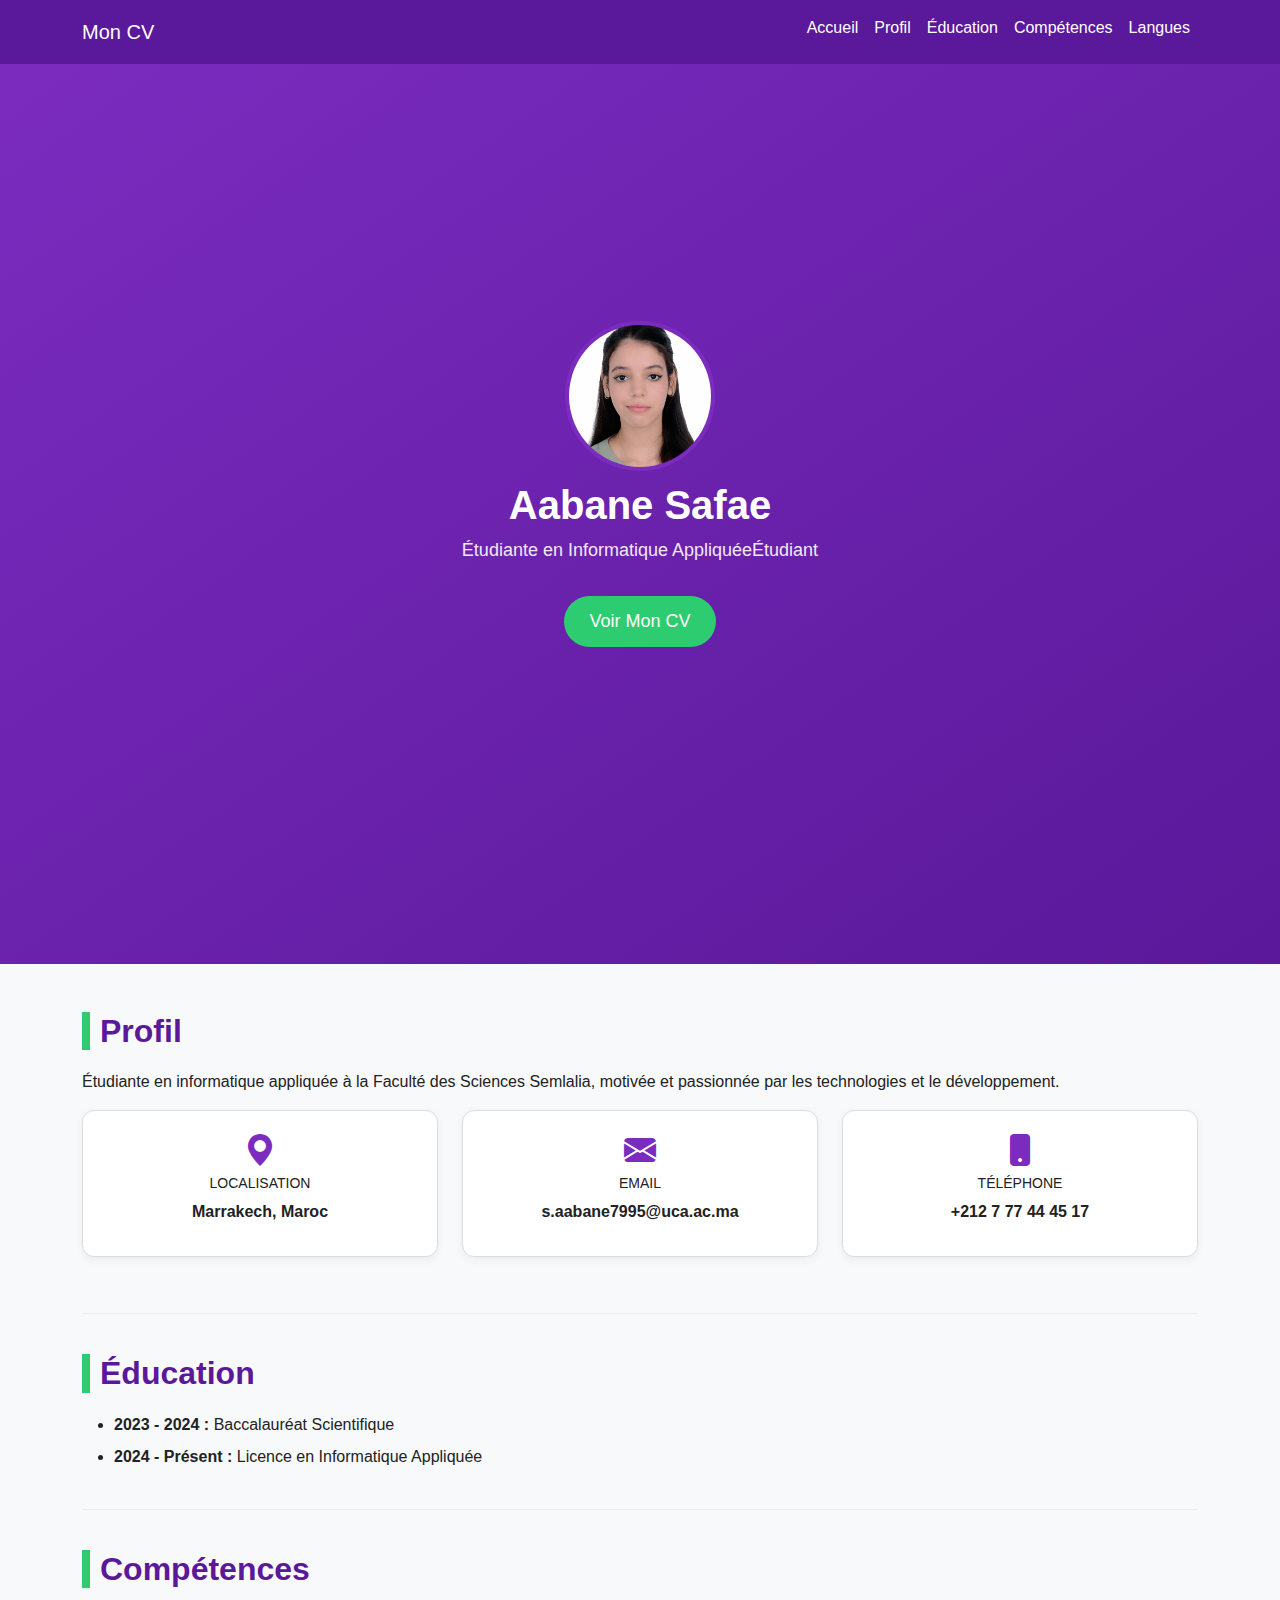
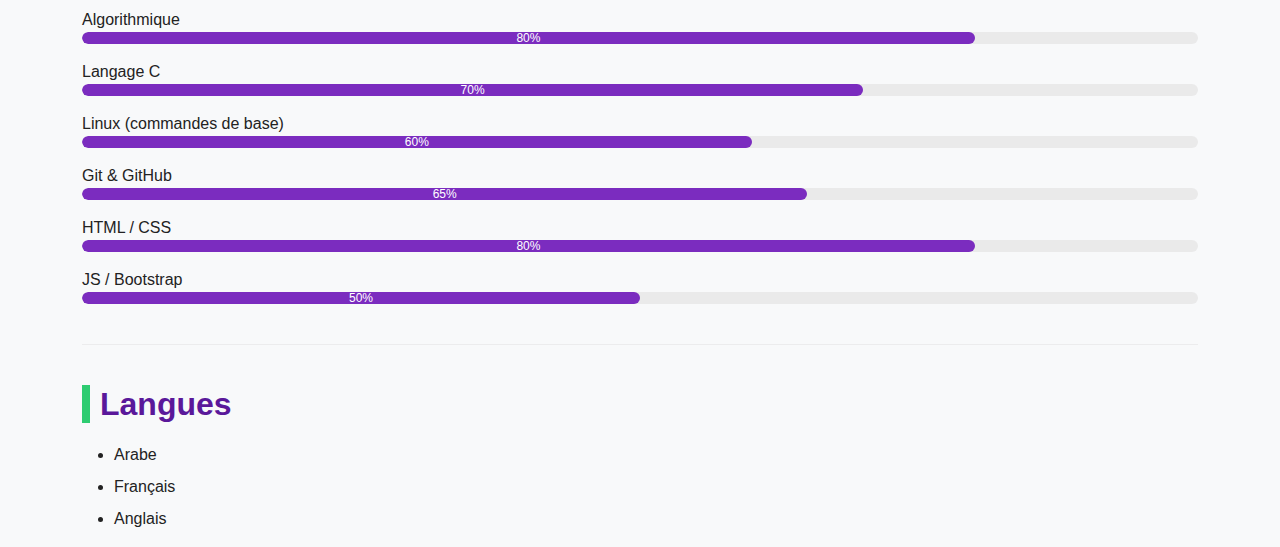
<file: index.html>
<!DOCTYPE html>
<html lang="fr">
<head>
  <meta charset="UTF-8">
  <meta name="viewport" content="width=device-width, initial-scale=1.0">
  <title>Mon CV - Aabane Safae</title>

  <link href="https://cdn.jsdelivr.net/npm/bootstrap@5.3.3/dist/css/bootstrap.min.css" rel="stylesheet">
  
  <link rel="stylesheet" href="https://cdn.jsdelivr.net/npm/bootstrap-icons@1.11.1/font/bootstrap-icons.css">
 
  <link rel="stylesheet" href="style.css">


</head>
<body>

 
  <nav class="navbar navbar-expand-lg navbar-dark" style="background-color: #5a189a;">
    <div class="container">
      <a class="navbar-brand" href="#">Mon CV</a>
      <button class="navbar-toggler" type="button" data-bs-toggle="collapse" data-bs-target="#navbarNav">
        <span class="navbar-toggler-icon"></span>
      </button>
      <div class="collapse navbar-collapse" id="navbarNav">
        <ul class="navbar-nav ms-auto">
          <li class="nav-item"><a class="nav-link" href="#header">Accueil</a></li>
          <li class="nav-item"><a class="nav-link" href="#about">Profil</a></li>
          <li class="nav-item"><a class="nav-link" href="#education">Éducation</a></li>
          <li class="nav-item"><a class="nav-link" href="#skills">Compétences</a></li>
          <li class="nav-item"><a class="nav-link" href="#Langues">Langues</a></li>
        </ul>
      </div>
    </div>
  </nav>

  
  <header id="header">
    <img src="img.jpg" class="photo" alt="Ma Photo">
    <h1>Aabane Safae</h1>
    <p id="typing-text">Étudiante en Informatique Appliquée</p>
    <a href="#cv-content" class="btn btn-primary btn-lg mt-3">Voir Mon CV</a>
  </header>

 
  <div class="container mt-5" id="cv-content">

  
    <section id="about">
      <h2>Profil</h2>
      <p>Étudiante en informatique appliquée à la Faculté des Sciences Semlalia, motivée et passionnée par les technologies et le développement.</p>
      <div class="row">
        <div class="col-md-4 mb-3">
          <div class="info-card p-3 text-center">
            <i class="bi bi-geo-alt-fill icon"></i>
            <h6 class="text-uppercase small">Localisation</h6>
            <p class="fw-bold">Marrakech, Maroc</p>
          </div>
        </div>
        <div class="col-md-4 mb-3">
          <div class="info-card p-3 text-center">
            <i class="bi bi-envelope-fill icon"></i>
            <h6 class="text-uppercase small">Email</h6>
            <p class="fw-bold">s.aabane7995@uca.ac.ma</p>
          </div>
        </div>
        <div class="col-md-4 mb-3">
          <div class="info-card p-3 text-center">
            <i class="bi bi-phone-fill icon"></i>
            <h6 class="text-uppercase small">Téléphone</h6>
            <p class="fw-bold">+212 7 77 44 45 17</p>
          </div>
        </div>
      </div>
    </section>

    <hr>

 
    <section id="education">
      <h2>Éducation</h2>
      <ul>
        <li><strong>2023 - 2024 :</strong> Baccalauréat Scientifique</li>
        <li><strong>2024 - Présent :</strong> Licence en Informatique Appliquée</li>
      </ul>
    </section>

    <hr>

    <section id="skills">
      <h2>Compétences</h2>
      <div class="mb-3"><label>Algorithmique</label><div class="progress"><div class="progress-bar" role="progressbar" style="width:80%;">80%</div></div></div>
      <div class="mb-3"><label>Langage C</label><div class="progress"><div class="progress-bar" role="progressbar" style="width:70%;">70%</div></div></div>
      <div class="mb-3"><label>Linux (commandes de base)</label><div class="progress"><div class="progress-bar" role="progressbar" style="width:60%;">60%</div></div></div>
      <div class="mb-3"><label>Git & GitHub</label><div class="progress"><div class="progress-bar" role="progressbar" style="width:65%;">65%</div></div></div>
      <div class="mb-3"><label>HTML / CSS</label><div class="progress"><div class="progress-bar" role="progressbar" style="width:80%;">80%</div></div></div>
      <div class="mb-3"><label>JS / Bootstrap</label><div class="progress"><div class="progress-bar" role="progressbar" style="width:50%;">50%</div></div></div>
    </section>

    <hr>
   
    <section id="Langues">
      <h2>Langues</h2>
      <ul>
        <li>Arabe</li>
        <li>Français</li>
        <li>Anglais</li>
      </ul>
    </section>

  </div>

 
  <script src="https://cdn.jsdelivr.net/npm/bootstrap@5.3.3/dist/js/bootstrap.bundle.min.js"></script>
  <script src="script.js"></script>

</body>
</html>
</file>
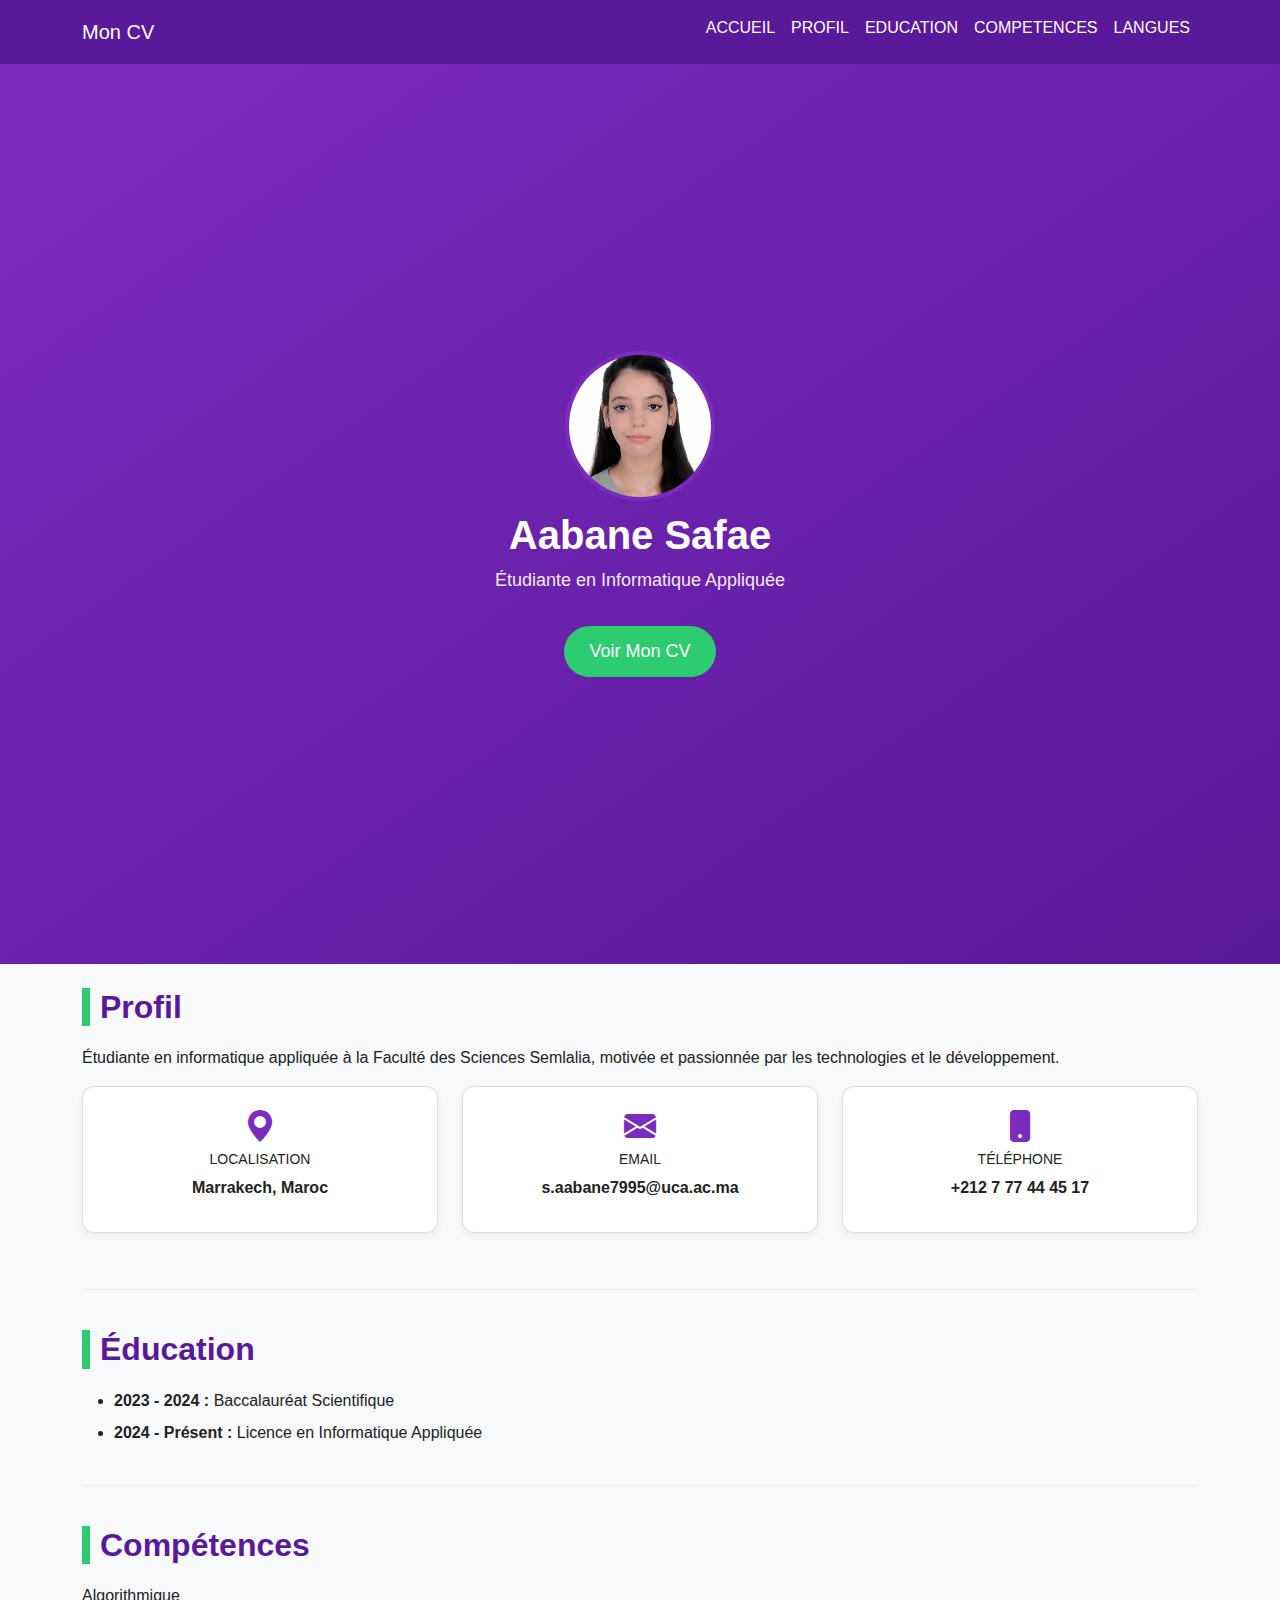
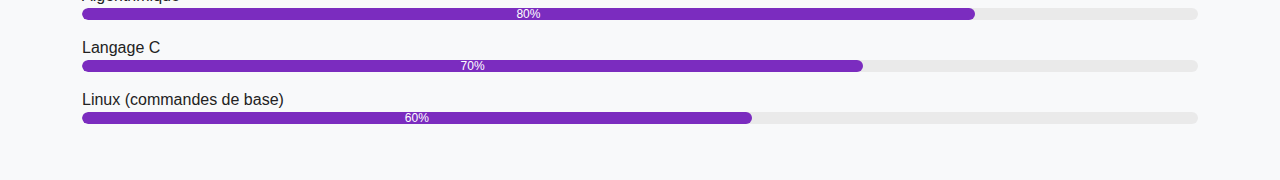
<file: cv.html>
<!DOCTYPE html>
<html lang="fr">
<head>
  <meta charset="UTF-8">
  <meta name="viewport" content="width=device-width, initial-scale=1.0">
  <title>Mon CV</title>

  <!-- Bootstrap CSS -->
  <link href="https://cdn.jsdelivr.net/npm/bootstrap@5.3.3/dist/css/bootstrap.min.css" rel="stylesheet">

  <!-- Bootstrap Icons -->
  <link rel="stylesheet" href="https://cdn.jsdelivr.net/npm/bootstrap-icons@1.11.1/font/bootstrap-icons.css">

  <!-- CSS perso -->
  <link rel="stylesheet" href="style.css">

</head>

<body>

  <!-- NAVBAR -->
  <nav class="navbar navbar-expand-lg">
    <div class="container">
      <a class="navbar-brand" href="#">Mon CV</a>

      <button class="navbar-toggler" type="button" data-bs-toggle="collapse" 
              data-bs-target="#navbarNav" aria-controls="navbarNav">
        <span class="navbar-toggler-icon"></span>
      </button>

      <div class="collapse navbar-collapse" id="navbarNav">
        <ul class="navbar-nav ms-auto">

          <li class="nav-item">
            <a class="nav-link" href="index.html">ACCUEIL</a>
          </li>

          <li class="nav-item">
            <a class="nav-link" href="#about">PROFIL</a>
          </li>

          <li class="nav-item">
            <a class="nav-link" href="#education">EDUCATION</a>
          </li>

          <li class="nav-item">
            <a class="nav-link" href="#skills">COMPETENCES</a>
          </li>

          <li class="nav-item">
            <a class="nav-link" href="#Langues">LANGUES</a>
          </li>

        </ul>
      </div>
    </div>
  </nav>

  <!-- HEADER -->
  <header class="text-center p-4 bg-light">
    <img src="img.jpg" class="photo" alt="Ma Photo">
    <h1>Aabane Safae</h1>
    <p id="typing-text">Étudiante en Informatique Appliquée</p>
    <a href="#cv-content" class="btn btn-primary btn-lg mt-3">Voir Mon CV</a>
  </header>

  <div class="container mt-4" id="cv-content">

    <!-- PROFIL -->
    <section id="about">
      <h2>Profil</h2>
      <p>
        Étudiante en informatique appliquée à la Faculté des Sciences Semlalia, 
        motivée et passionnée par les technologies et le développement.
      </p>

      <div class="row">

        <div class="col-md-4 mb-3">
          <div class="info-card p-3 text-center">
            <i class="bi bi-geo-alt-fill icon"></i>
            <h6 class="text-uppercase small">Localisation</h6>
            <p class="fw-bold">Marrakech, Maroc</p>
          </div>
        </div>

        <div class="col-md-4 mb-3">
          <div class="info-card p-3 text-center">
            <i class="bi bi-envelope-fill icon"></i>
            <h6 class="text-uppercase small">Email</h6>
            <p class="fw-bold">s.aabane7995@uca.ac.ma</p>
          </div>
        </div>

        <div class="col-md-4 mb-3">
          <div class="info-card p-3 text-center">
            <i class="bi bi-phone-fill icon"></i>
            <h6 class="text-uppercase small">Téléphone</h6>
            <p class="fw-bold">+212 7 77 44 45 17</p>
          </div>
        </div>

      </div>
    </section>

    <hr>

    <!-- EDUCATION -->
    <section id="education">
      <h2>Éducation</h2>
      <ul>
        <li><strong>2023 - 2024 :</strong> Baccalauréat Scientifique</li>
        <li><strong>2024 - Présent :</strong> Licence en Informatique Appliquée</li>
      </ul>
    </section>

    <hr>

    <!-- COMPETENCES -->
    <section id="skills">
      <h2>Compétences</h2>

      <div class="mb-3">
        <label>Algorithmique</label>
        <div class="progress">
          <div class="progress-bar" role="progressbar" style="width: 80%;">80%</div>
        </div>
      </div>

      <div class="mb-3">
        <label>Langage C</label>
        <div class="progress">
          <div class="progress-bar" role="progressbar" style="width: 70%;">70%</div>
        </div>
      </div>

      <div class="mb-3">
        <label>Linux (commandes de base)</label>
        <div class="progress">
          <div class="progress-bar" role="progressbar" style="width: 60%;">60%</div>
        </div>
      </div>

      <div class="mb-3">
        <label>
</file>
<file: style.css>
body {
    font-family: "Poppins", sans-serif;
    background: #f8f9fa;
    color: #222;
    margin: 0;
}

html {
    scroll-behavior: smooth;
}


header {
    height: 100vh;
    background: linear-gradient(to bottom right, #7b2cbf, #5a189a);
    color: white;
    display: flex;
    flex-direction: column;
    justify-content: center;
    align-items: center;
    text-align: center;
    padding-bottom: 60px !important;
}

header h1 {
    font-weight: 700;
}

header p {
    font-size: 18px;
    opacity: 0.9;
}

header .btn-primary {
    background: #2ecc71;
    border: none;
    padding: 12px 25px;
    font-size: 18px;
    border-radius: 30px;
    transition: 0.3s;
}

header .btn-primary:hover {
    background: #27ae60;
}


.photo {
    width: 150px;
    height: 150px;
    border-radius: 50%;
    object-fit: cover;
    border: 4px solid #7b2cbf;
    margin-bottom: 10px;
}



nav.navbar {
    background: #5a189a !important;
}

.navbar-brand,
.nav-link {
    color: white !important;
    font-weight: 500;
}

.nav-link:hover {
    color: #2ecc71 !important;
}


h2 {
    color: #5a189a;
    border-left: 8px solid #2ecc71;
    padding-left: 10px;
    margin-bottom: 20px;
    font-weight: 600;
}


.info-card {
    background: white !important;
    border-radius: 12px;
    border: 1px solid #ddd;
    padding: 22px;
    text-align: center;
    transition: 0.3s;
    box-shadow: 0 3px 8px rgba(0,0,0,0.05);
}

.info-card:hover {
    transform: translateY(-5px);
    border-color: #7b2cbf;
}

.icon {
    font-size: 32px;
    color: #7b2cbf;
    margin-bottom: 6px;
}



.progress {
    background: #eaeaea;
    height: 12px;
    border-radius: 20px;
}

.progress-bar {
    background: #7b2cbf;
    border-radius: 20px;
    font-size: 12px;
    transition: width 1.2s ease-in-out;
}


ul li {
    margin-bottom: 8px;
}

hr {
    border: none;
    height: 1px;
    background: #c9c9c9;
    margin: 40px 0;
}
</file>
